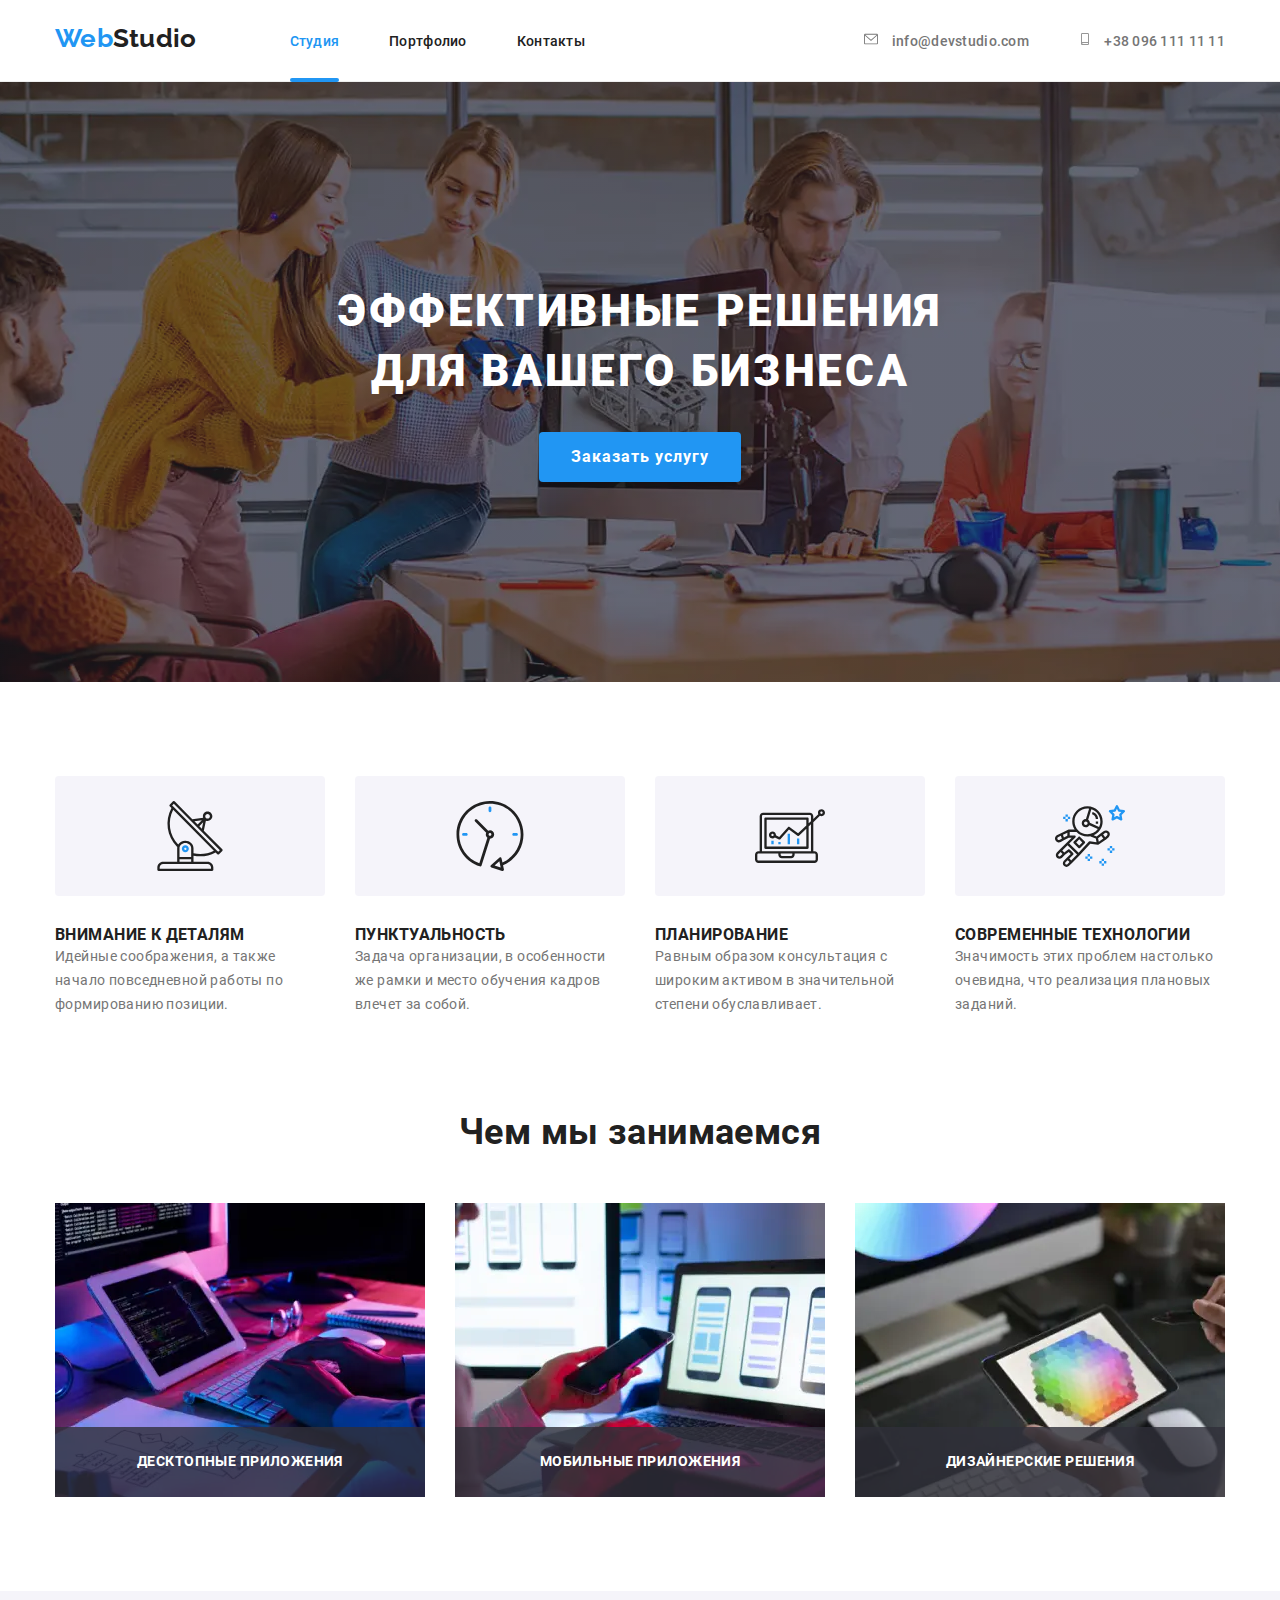
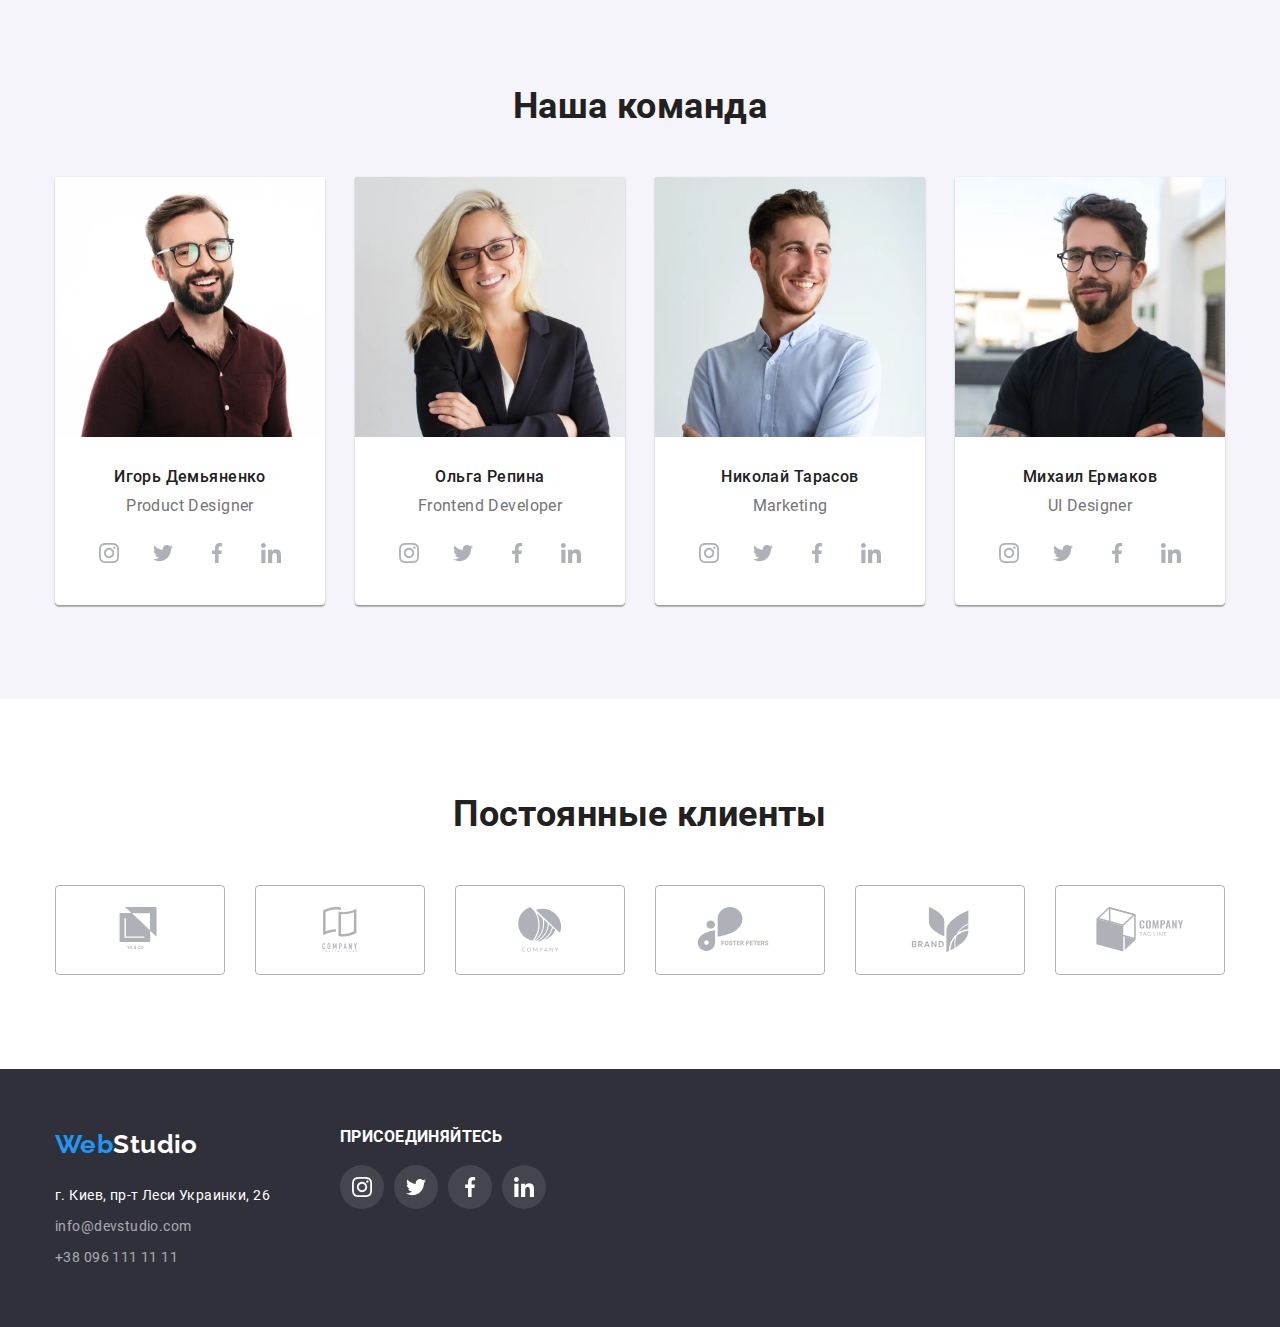
<file: index.html>
<!DOCTYPE html>
<html lang="ru">
<head>
    <meta charset="UTF-8">
    <meta name="viewport" content="width=device-width, initial-scale=1.0">
    <title>Студия</title>
    <link rel="stylesheet" href="./css/normalize.css">
    <link rel="stylesheet" href="./css/style.css">
</head>

<body>
    <header class="header">
        <div class="container head-box">
            <nav class="nav-bar">
                <a class="logo" href="./index.html"> Web<span class="logo logo-type1">Studio</span></a>
                <ul class="nav">
                    <li class="list-item"> <a class="link current" href="./index.html">Студия</a></li>
                    <li class="list-item"> <a class="link" href="./portfolio.html">Портфолио</a> </li>
                    <li class="list-item"> <a class="link" href="#contacts">Контакты</a></li>
                </ul>
            </nav>
            <ul class="header-contacts">
                <li class="list-item"> 
                    <a class="link" href="mailto:info@devstudio.com">
                        <svg class="mail-icon">
                        <use href="./images/icon/sprite/symbol-defs.svg#mail"></use>
                        </svg>
                    info@devstudio.com </a>
                </li>
                <li class="list-item">
                    <a class="link" href="tel:+380961111111">
                        <svg class="tel-icon">
                            <use href="./images/icon/sprite/symbol-defs.svg#phone"></use>
                        </svg>
                    +38 096 111 11 11 </a>
                </li>
            </ul>            
        </div>
    </header>

    <main>
        <!--hero-->
        <section class="hero-section">
            <div class="container hero">
               <h1 class="hero-title">Эффективные решения для вашего бизнеса</h1>
               <button class="order-button" type="button" data-modal-open>Заказать услугу</button>
            </div>
        </section>

        <!--advantages-->
        <section>
            <div class="container">
            <h2 class="visually-hidden">Наши преимущества</h2>
            <ul class="advantages">
                <li class="list-item">
                    <h3>Внимание к деталям</h3>
                    <p>Идейные соображения, а также начало повседневной работы по формированию позиции.</p>
                </li>
                <li class="list-item">
                    <h3>Пунктуальность</h3>
                    <p>Задача организации, в особенности же рамки и место обучения кадров влечет за собой.</p>
                </li>
                <li class="list-item">
                    <h3>Планирование</h3>
                    <p>Равным образом консультация с широким активом в значительной степени обуславливает.</p>
                </li>
                <li class="list-item">
                    <h3>Современные технологии</h3>
                    <p>Значимость этих проблем настолько очевидна, что реализация плановых заданий.</p>
                </li>
            </ul>
            </div>
        </section>

        <!--what are we doing-->
        <section class="manufacture">
            <div class="container">
            <h2 class="container-title">Чем мы занимаемся</h2>
            <ul class="manufacture-list">
                <li class="list-item">
                    <div class="manufacture-card">
                    <img src="./images/img1.webp" alt="Десктопные приложения">
                    <div class="manufacture-overlay">
                        <p>Десктопные приложения</p>
                    </div>
                    </div>
                </li>
                <li class="list-item">
                    <div class="manufacture-card">
                    <img src="./images/img2.webp" alt="Мобильные приложения">
                    <div class="manufacture-overlay">
                        <p>Мобильные приложения</p>
                    </div>
                    </div>
                </li>
                <li class="list-item">
                    <div class="manufacture-card">
                    <img src="./images/img3.webp" alt="Дизайнерские решения">
                    <div class="manufacture-overlay">
                        <p>Дизайнерские решения</p>
                    </div>
                    </div>
                </li>
            </ul>
            </div>
        </section>

        <!--our team-->
        <section class="team">
            <div class="container">
                <h2 class="container-title">Наша команда</h2>
                <ul class="team-list">
                    <li class="list-item card">
                        <img src="./images/team/igor-demianenko.webp" alt="igor-demianenko-photo">
                        <h3>Игорь Демьяненко</h3>
                        <p lang="en">Product Designer</p>
                        <ul class="social-links-list">
                            <li class="list-item">
                                <a class="social-link" href="https://www.instagram.com" target="_blank" rel="noopener noreferer">
                                <svg class="social-link-icon">
                                    <use href="./images/icon/sprite/symbol-defs.svg#instagram"></use>
                                </svg>
                                </a>
                            </li>
                            <li class="list-item">
                                <a class="social-link" href="https://twitter.com" target="_blank" rel="noopener noreferer">
                                <svg class="social-link-icon">
                                    <use href="./images/icon/sprite/symbol-defs.svg#twitter"></use>
                                </svg>
                                </a>
                            </li>
                            <li class="list-item">
                                <a class="social-link" href="https://www.facebook.com" target="_blank" rel="noopener noreferer">
                                <svg class="social-link-icon">
                                    <use href="./images/icon/sprite/symbol-defs.svg#facebook"></use>
                                </svg>
                                </a>
                            </li>
                            <li class="list-item">
                                <a class="social-link" href="https://www.linkedin.com" target="_blank" rel="noopener noreferer">
                                <svg class="social-link-icon">
                                    <use href="./images/icon/sprite/symbol-defs.svg#linkedin"></use>
                                </svg>
                                </a>
                            </li>
                        </ul>
                    </li>
                    <li class="list-item card">
                        <img src="./images/team/olga-repina.webp" alt="olga-repina-photo">
                        <h3>Ольга Репина</h3>
                        <p lang="en">Frontend Developer</p>
                        <ul class="social-links-list">
                            <li class="list-item">
                                <a class="social-link" href="https://www.instagram.com" target="_blank" rel="noopener noreferer">
                                <svg class="social-link-icon">
                                    <use href="./images/icon/sprite/symbol-defs.svg#instagram"></use>
                                </svg>
                                </a>
                            </li>
                            <li class="list-item">
                                <a class="social-link" href="https://twitter.com" target="_blank" rel="noopener noreferer">
                                <svg class="social-link-icon">
                                    <use href="./images/icon/sprite/symbol-defs.svg#twitter"></use>
                                </svg>
                                </a>
                            </li>
                            <li class="list-item">
                                <a class="social-link" href="https://www.facebook.com" target="_blank" rel="noopener noreferer">
                                <svg class="social-link-icon">
                                    <use href="./images/icon/sprite/symbol-defs.svg#facebook"></use>
                                </svg>
                                </a>
                            </li>
                            <li class="list-item">
                                <a class="social-link" href="https://www.linkedin.com" target="_blank" rel="noopener noreferer">
                                <svg class="social-link-icon">
                                    <use href="./images/icon/sprite/symbol-defs.svg#linkedin"></use>
                                </svg>
                                </a>
                            </li>
                        </ul>
                    </li>
                    <li class="list-item card">
                        <img src="./images/team/nikolai-tarasov.webp" alt="nikolai-tarasov-photo">
                        <h3 >Николай Тарасов</h3>
                        <p lang="en">Marketing</p>
                        <ul class="social-links-list">
                            <li class="list-item">
                                <a class="social-link" href="https://www.instagram.com" target="_blank" rel="noopener noreferer">
                                <svg class="social-link-icon">
                                    <use href="./images/icon/sprite/symbol-defs.svg#instagram"></use>
                                </svg>
                                </a>
                            </li>
                            <li class="list-item">
                                <a class="social-link" href="https://twitter.com" target="_blank" rel="noopener noreferer">
                                <svg class="social-link-icon">
                                    <use href="./images/icon/sprite/symbol-defs.svg#twitter"></use>
                                </svg>
                                </a>
                            </li>
                            <li class="list-item">
                                <a class="social-link" href="https://www.facebook.com" target="_blank" rel="noopener noreferer">
                                <svg class="social-link-icon">
                                    <use href="./images/icon/sprite/symbol-defs.svg#facebook"></use>
                                </svg>
                                </a>
                            </li>
                            <li class="list-item">
                                <a class="social-link" href="https://www.linkedin.com" target="_blank" rel="noopener noreferer">
                                <svg class="social-link-icon">
                                    <use href="./images/icon/sprite/symbol-defs.svg#linkedin"></use>
                                </svg>
                                </a>
                            </li>
                        </ul>
                    </li>
                    <li class="list-item card">
                        <img src="./images/team/michail-ermakov.webp" alt="michail-ermakov-photo">
                        <h3>Михаил Ермаков</h3>
                        <p lang="en">UI Designer</p>
                        <ul class="social-links-list">
                            <li class="list-item">
                                <a class="social-link" href="https://www.instagram.com" target="_blank" rel="noopener noreferer">
                                <svg class="social-link-icon">
                                    <use href="./images/icon/sprite/symbol-defs.svg#instagram"></use>
                                </svg>
                                </a>
                            </li>
                            <li class="list-item">
                                <a class="social-link" href="https://twitter.com" target="_blank" rel="noopener noreferer">
                                <svg class="social-link-icon">
                                    <use href="./images/icon/sprite/symbol-defs.svg#twitter"></use>
                                </svg>
                                </a>
                            </li>
                            <li class="list-item">
                                <a class="social-link" href="https://www.facebook.com" target="_blank" rel="noopener noreferer">
                                <svg class="social-link-icon">
                                    <use href="./images/icon/sprite/symbol-defs.svg#facebook"></use>
                                </svg>
                                </a>
                            </li>
                            <li class="list-item">
                                <a class="social-link" href="https://www.linkedin.com" target="_blank" rel="noopener noreferer">
                                <svg class="social-link-icon">
                                    <use href="./images/icon/sprite/symbol-defs.svg#linkedin"></use>
                                </svg>
                                </a>
                            </li>
                        </ul>
                    </li>
                </ul>
            </div>
        </section>

        <section class="clients">
            <div class="container">
                <h2 class="container-title">Постоянные клиенты</h2>
                <ul class="clients-list">
                    <li class="list-item">
                        <a class="client-site" href=""> <svg class="client-item">
                            <use href="./images/icon/sprite/symbol-defs.svg#client-logo1"></use>
                        </svg> </a>
                    </li>
                    <li class="list-item">
                        <a class="client-site" href=""> <svg class="client-item">
                            <use href="./images/icon/sprite/symbol-defs.svg#client-logo2"></use>
                        </svg> </a>
                    </li>
                    <li class="list-item">
                        <a class="client-site" href=""> <svg class="client-item">
                            <use href="./images/icon/sprite/symbol-defs.svg#client-logo3"></use>
                        </svg> </a>
                    </li>
                    <li class="list-item">
                        <a class="client-site" href=""> <svg class="client-item">
                            <use href="./images/icon/sprite/symbol-defs.svg#client-logo4"></use>
                        </svg> </a>
                    </li>
                    <li class="list-item">
                        <a class="client-site" href=""> <svg class="client-item">
                            <use href="./images/icon/sprite/symbol-defs.svg#client-logo5"></use>
                        </svg> </a>
                    </li>
                    <li class="list-item">
                        <a class="client-site" href=""> <svg class="client-item">
                            <use href="./images/icon/sprite/symbol-defs.svg#client-logo6"></use>
                        </svg> </a>
                    </li>
                </ul>
            </div>
        </section>
    </main>

    <footer class="footer">
        <div class="container">
            <div class="footer-info">
            <div>
            <a class="logo" href="./index.html"> Web<span class="logo logo-type2" >Studio</span></a>
            <address>
                <a id="contacts"></a>
            <ul>
                <li class="list-item"> <a class="link adress-link" href="https://goo.gl/maps/uhBSgBrvWPNM5FkW8" target="_blank" rel="noopener noreferer"> г. Киев, пр-т Леси Украинки, 26 </a> </li>
                <li class="list-item"> <a class="link footer-contacts" href="mailto:info@devstudio.com"> info@devstudio.com </a> </li>
                <li class="list-item"> <a class="link footer-contacts" href="tel:+380961111111"> +38 096 111 11 11 </a> </li>
            </ul>
            </address>
            </div>
            <div>
            <h3>Присоединяйтесь</h3>
            <ul class="social-links-list">
                <li class="list-item">
                    <a class="social-link" href="https://www.instagram.com" target="_blank" rel="noopener noreferer">
                        <svg class="social-link-icon">
                            <use href="./images/icon/sprite/symbol-defs.svg#instagram"></use>
                        </svg>
                    </a>
                </li>
                <li class="list-item">
                    <a class="social-link" href="https://twitter.com" target="_blank" rel="noopener noreferer">
                        <svg class="social-link-icon">
                            <use href="./images/icon/sprite/symbol-defs.svg#twitter"></use>
                        </svg>
                    </a>
                </li>
                <li class="list-item">
                    <a class="social-link" href="https://www.facebook.com" target="_blank" rel="noopener noreferer">
                        <svg class="social-link-icon">
                            <use href="./images/icon/sprite/symbol-defs.svg#facebook"></use>
                        </svg>
                    </a>
                </li>
                <li class="list-item">
                    <a class="social-link" href="https://www.linkedin.com" target="_blank" rel="noopener noreferer">
                        <svg class="social-link-icon">
                            <use href="./images/icon/sprite/symbol-defs.svg#linkedin"></use>
                        </svg>
                    </a>
                </li>
            </ul>
            </div>
            </div>
        </div>
    </footer>

    <div class="backdrop is-hidden" data-modal>
        <div class="modal">
            <button class="close-btn" data-modal-close>
                <svg class="close-btn-icon">
                    <use href="./images/icon/sprite/symbol-defs.svg#close-mobile"></use>
                </svg>
            </button>
        </div>
    </div>
    <script src="./js/modal.js"></script>
</body>
</html>
</file>
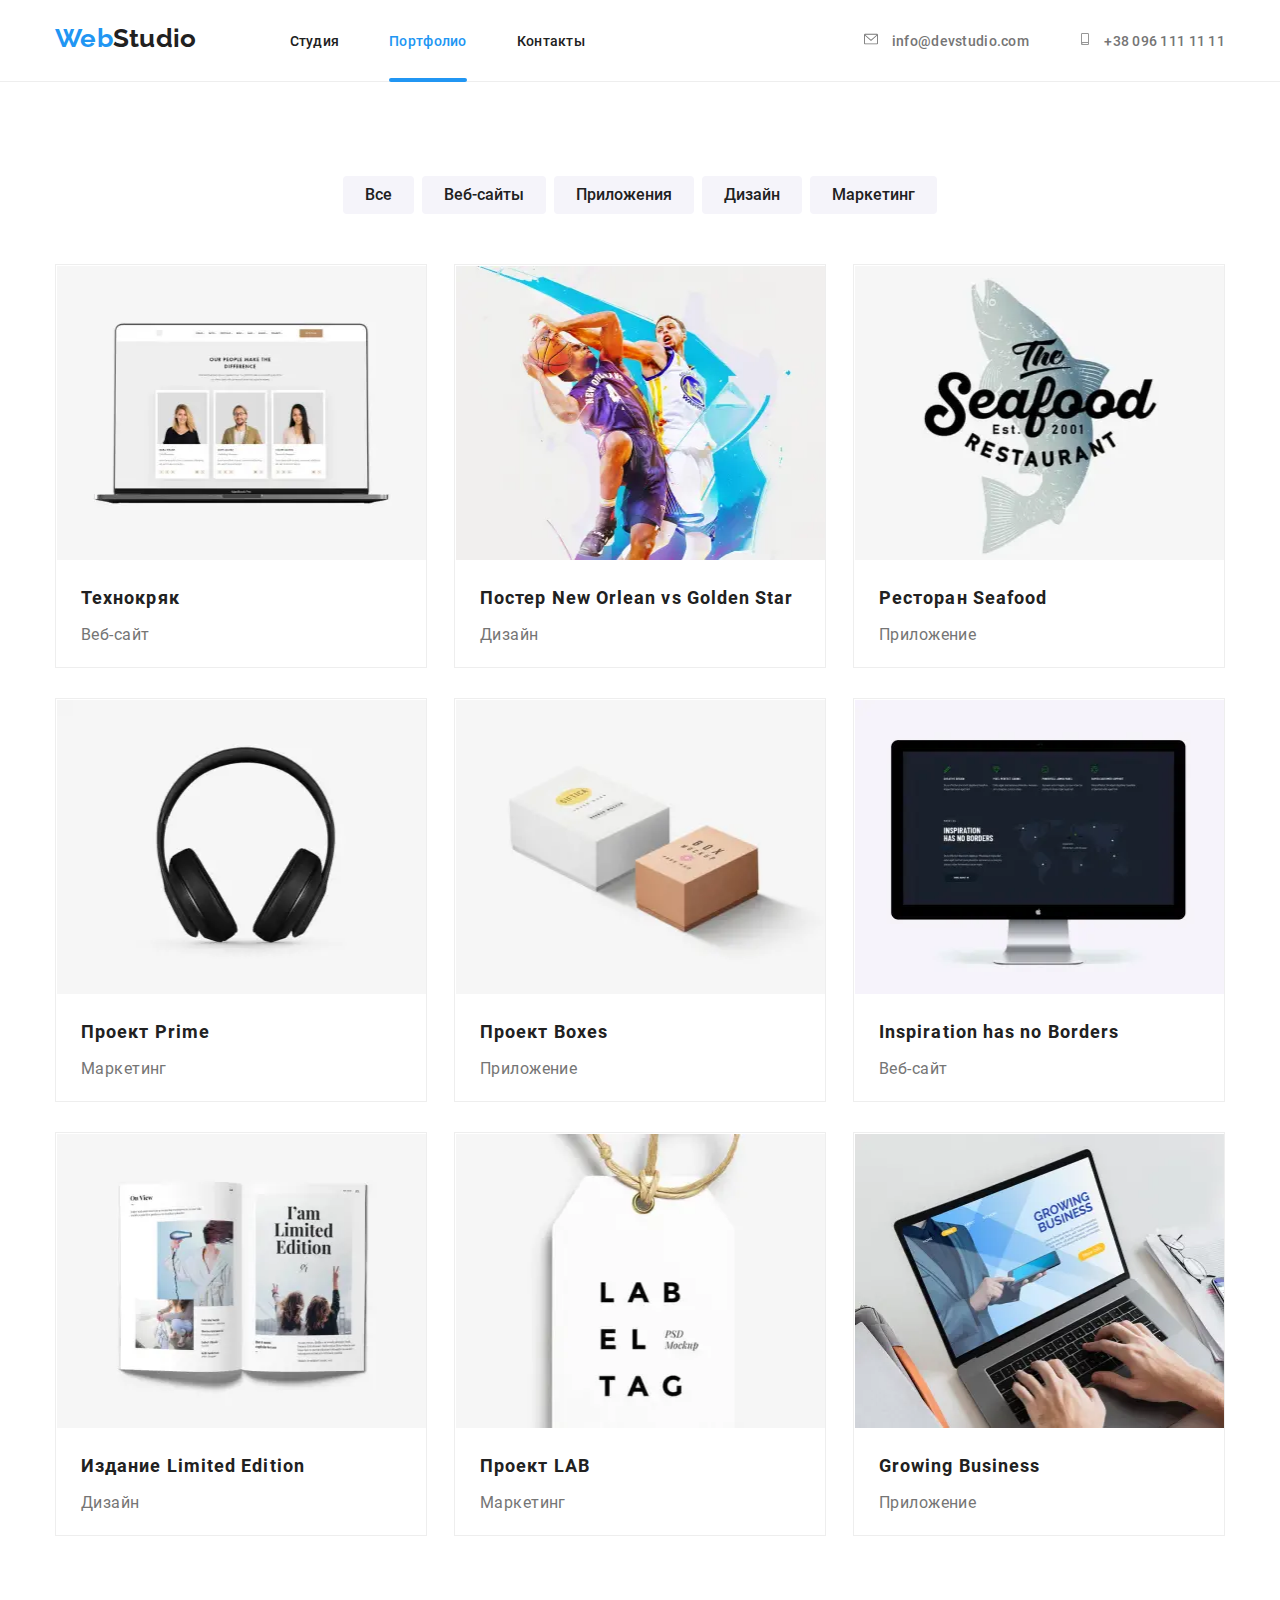
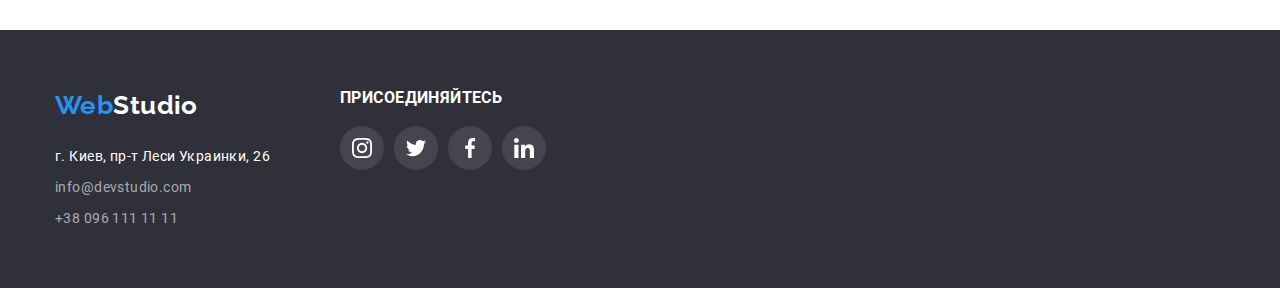
<file: portfolio.html>
<!DOCTYPE html>
<html lang="ru">
<head>
    <meta charset="UTF-8">
    <meta name="viewport" content="width=device-width, initial-scale=1.0">
    <title>Портфолио</title>
    <link rel="stylesheet" href="./css/normalize.css">
    <link rel="stylesheet" href="./css/style.css">

</head>

<body>
    <header class="header">
        <div class="container head-box">
            <nav class="nav-bar">
                <a class="logo" href="./index.html"> Web<span class="logo logo-type1">Studio</span></a>
                <ul class="nav">
                    <li class="list-item"> <a class="link" href="./index.html">Студия</a></li>
                    <li class="list-item"> <a class="link current" href="./portfolio.html">Портфолио</a> </li>
                    <li class="list-item"> <a class="link" href="#contacts">Контакты</a></li>
                </ul>
            </nav>
            <ul class="header-contacts">
                <li class="list-item">
                    <a class="link" href="mailto:info@devstudio.com">
                        <svg class="mail-icon">
                            <use href="./images/icon/sprite/symbol-defs.svg#mail"></use>
                        </svg>
                        info@devstudio.com </a>
                </li>
                <li class="list-item">
                    <a class="link" href="tel:+380961111111">
                        <svg class="tel-icon">
                            <use href="./images/icon/sprite/symbol-defs.svg#phone"></use>
                        </svg>
                        +38 096 111 11 11 </a>
                </li>
            </ul>
        </div>
    </header>

    <main>

 <!--filter container-->
    <section class="portfolio">
        <div class="container">
        <ul class="filter-btn-list">
            <li class="list-item">
                <button class="filter-button" type="button">Все</button>
            </li>
            <li class="list-item">
                <button class="filter-button" type="button">Веб-сайты</button>
            </li>
            <li class="list-item">
                <button class="filter-button" type="button">Приложения</button>
            </li>
            <li class="list-item">
                <button class="filter-button" type="button">Дизайн</button>
            </li>
            <li class="list-item">
                <button class="filter-button" type="button">Маркетинг</button>
            </li>
        </ul>
        </div>

 <!--portfolio-container-->   
        <div class="container">
            <h2 class="visually-hidden">Портфолио</h2>
            <ul class="portfolio-list">
                <li class="list-item portfolio-item">
                    <a href="" class="portfolio-link" target="_blank" rel="noopener noreferer">
                    <div class="portfolio-prewiew">
                    <img src="./images/portfolio-items/technocrack.webp" alt="technocrack-site-preview">
                        <div class="portfolio-overlay">
                            <p class="overlay-description">Технокряк это современная площадка распространения коронавируса. Компании используют
                                эту платформу для цифрового
                                шпионажа и атак на защищённые сервера конкурентов.
                            </p>
                        </div>
                    </div>
                    <div class="portfolio-prewiew-description">
                    <h3>Технокряк</h3>
                    <p class="portfolio-link-description">Веб-сайт</p>
                    </div>
                    </a>
                </li>

                <li class="list-item portfolio-item">
                    <a href="" class="portfolio-link" target="_blank" rel="noopener noreferer">
                    <div class="portfolio-prewiew">
                    <img src="./images/portfolio-items/poster-new-orlean-golden-star.webp" alt="poster-new-orlean-golden-star-design-preview">
                    <div class="portfolio-overlay">
                    <p class="overlay-description">Технокряк это современная площадка распространения коронавируса. Компании используют
                        эту платформу для цифрового
                        шпионажа и атак на защищённые сервера конкурентов.
                    </p>
                    </div>
                    </div>
                    <div class="portfolio-prewiew-description">
                    <h3>Постер <span lang="en">New Orlean vs Golden Star</span></h3>
                    <p class="portfolio-link-description">Дизайн</p>
                    </div>
                    </a>
                </li>

                <li class="list-item portfolio-item">
                    <a href="" class="portfolio-link" target="_blank" rel="noopener noreferer">
                    <div class="portfolio-prewiew">
                    <img src="./images/portfolio-items/seafood-app.webp" alt="seafood-app-preview">
                    <div class="portfolio-overlay">
                        <p class="overlay-description">Технокряк это современная площадка распространения коронавируса. Компании используют
                            эту платформу для цифрового
                            шпионажа и атак на защищённые сервера конкурентов.
                        </p>
                    </div>
                    </div>
                    <div class="portfolio-prewiew-description">
                    <h3>Ресторан <span lang="en">Seafood</span></h3>
                    <p class="portfolio-link-description">Приложение</p>
                    </div>
                    </a>
                </li>

                <li class="list-item portfolio-item">
                    <a href="" class="portfolio-link" target="_blank" rel="noopener noreferer">
                    <div class="portfolio-prewiew">
                    <img src="./images/portfolio-items/prime-project.webp" alt="prime-project-preview">
                    <div class="portfolio-overlay">
                        <p class="overlay-description">Технокряк это современная площадка распространения коронавируса. Компании используют
                            эту платформу для цифрового
                            шпионажа и атак на защищённые сервера конкурентов.
                        </p>
                    </div>
                    </div>
                    <div class="portfolio-prewiew-description">
                    <h3>Проект <span lang="en">Prime</span></h3>
                    <p class="portfolio-link-description">Маркетинг</p>
                    </div>
                    </a>
                </li>

                <li class="list-item portfolio-item">
                    <a href="" class="portfolio-link" target="_blank" rel="noopener noreferer">
                    <div class="portfolio-prewiew">
                    <img src="./images/portfolio-items/boxes-app.webp" alt="boxes-app-preview">
                    <div class="portfolio-overlay">
                        <p class="overlay-description">Технокряк это современная площадка распространения коронавируса. Компании используют
                            эту платформу для цифрового
                            шпионажа и атак на защищённые сервера конкурентов.
                        </p>
                    </div>
                    </div>
                    <div class="portfolio-prewiew-description">
                    <h3>Проект <span lang="en">Boxes</span></h3>
                    <p class="portfolio-link-description">Приложение</p>
                    </div>
                    </a>
                </li>

                <li class="list-item portfolio-item">
                    <a href="" class="portfolio-link" target="_blank" rel="noopener noreferer">
                    <div class="portfolio-prewiew">
                    <img src="./images/portfolio-items/inspiration-site.webp" alt="inspiration-site-preview">
                    <div class="portfolio-overlay">
                        <p class="overlay-description">Технокряк это современная площадка распространения коронавируса. Компании используют
                            эту платформу для цифрового
                            шпионажа и атак на защищённые сервера конкурентов.
                        </p>
                    </div>
                    </div>
                    <div class="portfolio-prewiew-description">
                    <h3 lang="en">Inspiration has no Borders</h3>
                    <p class="portfolio-link-description">Веб-сайт</p>
                    </div>
                    </a>
                </li>

                <li class="list-item portfolio-item">
                    <a href="" class="portfolio-link" target="_blank" rel="noopener noreferer">
                    <div class="portfolio-prewiew">
                    <img src="./images/portfolio-items/limited-edition.webp" alt="limited-edition-preview">
                    <div class="portfolio-overlay">
                        <p class="overlay-description">Технокряк это современная площадка распространения коронавируса. Компании используют
                            эту платформу для цифрового
                            шпионажа и атак на защищённые сервера конкурентов.
                        </p>
                    </div>
                    </div>
                    <div class="portfolio-prewiew-description">
                    <h3>Издание <span lang="en">Limited Edition</span></h3>
                    <p class="portfolio-link-description">Дизайн</p>
                    </div>
                    </a>
                </li>

                <li class="list-item portfolio-item">
                    <a href="" class="portfolio-link" target="_blank" rel="noopener noreferer">
                    <div class="portfolio-prewiew">
                    <img src="./images/portfolio-items/lab-project.webp" alt="lab-project-preview">
                    <div class="portfolio-overlay">
                        <p class="overlay-description">Технокряк это современная площадка распространения коронавируса. Компании используют
                            эту платформу для цифрового шпионажа и атак на защищённые сервера конкурентов.
                        </p>
                    </div>
                    </div>
                    <div class="portfolio-prewiew-description">
                    <h3>Проект <span lang="en">LAB</span></h3>
                    <p class="portfolio-link-description">Маркетинг</p>
                    </div>
                    </a>
                </li>

                <li class="list-item portfolio-item">
                    <a href="" class="portfolio-link" target="_blank" rel="noopener noreferer">
                    <div class="portfolio-prewiew">
                    <img src="./images/portfolio-items/growing-business-app.webp" alt="growing-business-app-preview">
                    <div class="portfolio-overlay">
                        <p class="overlay-description">Технокряк это современная площадка распространения коронавируса. Компании используют
                            эту платформу для цифрового шпионажа и атак на защищённые сервера конкурентов.
                        </p>
                    </div>
                    </div>
                    <div class="portfolio-prewiew-description">
                    <h3 lang="en">Growing Business</h3>
                    <p class="portfolio-link-description">Приложение</p>
                    </div>
                    </a>
                </li>
            </ul>
        </div>

        </section>

    </main>

    <footer class="footer">
        <div class="container">
            <div class="footer-info">
                <div>
                    <a class="logo" href="./index.html"> Web<span class="logo logo-type2">Studio</span></a>
                    <address>
                        <a id="contacts"></a>
                        <ul>
                            <li class="list-item"> <a class="link adress-link" href="https://goo.gl/maps/uhBSgBrvWPNM5FkW8"
                                    target="_blank" rel="noopener noreferer"> г. Киев, пр-т Леси Украинки, 26 </a> </li>
                            <li class="list-item"> <a class="link footer-contacts" href="mailto:info@devstudio.com">
                                    info@devstudio.com </a> </li>
                            <li class="list-item"> <a class="link footer-contacts" href="tel:+380961111111"> +38 096 111 11
                                    11 </a> </li>
                        </ul>
                    </address>
                </div>
                <div>
                    <h3>Присоединяйтесь</h3>
                    <ul class="social-links-list">
                        <li class="list-item">
                            <a class="social-link" href="https://www.instagram.com" target="_blank" rel="noopener noreferer">
                                <svg class="social-link-icon">
                                    <use href="./images/icon/sprite/symbol-defs.svg#instagram"></use>
                                </svg>
                            </a>
                        </li>
                        <li class="list-item">
                            <a class="social-link" href="https://twitter.com" target="_blank" rel="noopener noreferer">
                                <svg class="social-link-icon">
                                    <use href="./images/icon/sprite/symbol-defs.svg#twitter"></use>
                                </svg>
                            </a>
                        </li>
                        <li class="list-item">
                            <a class="social-link" href="https://www.facebook.com" target="_blank" rel="noopener noreferer">
                                <svg class="social-link-icon">
                                    <use href="./images/icon/sprite/symbol-defs.svg#facebook"></use>
                                </svg>
                            </a>
                        </li>
                        <li class="list-item">
                            <a class="social-link" href="https://www.linkedin.com" target="_blank" rel="noopener noreferer">
                                <svg class="social-link-icon">
                                    <use href="./images/icon/sprite/symbol-defs.svg#linkedin"></use>
                                </svg>
                            </a>
                        </li>
                    </ul>
                </div>
            </div>
        </div>
    </footer>


</body>
</html>
</file>
<file: css/style.css>
html {
  box-sizing: border-box;
}
*,
*::before,
*::after {
  box-sizing: inherit;
  text-decoration: none;
  margin: 0;
  padding: 0;
}

body {
  background: var(--white);
  color: var(--text-grey);
  font-family: "Roboto", sans-serif;
  font-weight: 400;
  font-style: normal;
  font-size: 14px;
  letter-spacing: 0.03em;
}

img {
  display: block;
  max-width: 100%;
  height: auto;
}

/* raleway-700 - latin */
@font-face {
  font-family: "Raleway";
  font-style: normal;
  font-weight: 700;
  src: url("../fonts/raleway/raleway-v18-latin-700.eot");
  src: local(""),
    url("../fonts/raleway/raleway-v18-latin-700.eot?#iefix")
      format("embedded-opentype"),
    url("../fonts/raleway/raleway-v18-latin-700.woff2") format("woff2"),
    url("../fonts/raleway/raleway-v18-latin-700.woff") format("woff"),
    url("../fonts/raleway/raleway-v18-latin-700.ttf") format("truetype"),
    url("../fonts/raleway/raleway-v18-latin-700.svg#Raleway") format("svg");
}

/* roboto-regular - latin_cyrillic */
@font-face {
  font-family: "Roboto";
  font-style: normal;
  font-weight: 400;
  src: url("../fonts/roboto/roboto-v20-latin_cyrillic-regular.eot");
  src: local("Roboto"), local("Roboto-Regular"),
    url("../fonts/roboto/roboto-v20-latin_cyrillic-regular.eot?#iefix")
      format("embedded-opentype"),
    url("../fonts/roboto/roboto-v20-latin_cyrillic-regular.woff2")
      format("woff2"),
    url("../fonts/roboto/roboto-v20-latin_cyrillic-regular.woff") format("woff"),
    url("../fonts/roboto/roboto-v20-latin_cyrillic-regular.ttf")
      format("truetype"),
    url("../fonts/roboto/roboto-v20-latin_cyrillic-regular.svg#Roboto")
      format("svg");
}
/* roboto-500 - latin_cyrillic */
@font-face {
  font-family: "Roboto";
  font-style: normal;
  font-weight: 500;
  src: url("../fonts/roboto/roboto-v20-latin_cyrillic-500.eot");
  src: local("Roboto Medium"), local("Roboto-Medium"),
    url("../fonts/roboto/roboto-v20-latin_cyrillic-500.eot?#iefix")
      format("embedded-opentype"),
    url("../fonts/roboto/roboto-v20-latin_cyrillic-500.woff2") format("woff2"),
    url("../fonts/roboto/roboto-v20-latin_cyrillic-500.woff") format("woff"),
    url("../fonts/roboto/roboto-v20-latin_cyrillic-500.ttf") format("truetype"),
    url("../fonts/roboto/roboto-v20-latin_cyrillic-500.svg#Roboto")
      format("svg");
}
/* roboto-700 - latin_cyrillic */
@font-face {
  font-family: "Roboto";
  font-style: normal;
  font-weight: 700;
  src: url("../fonts/roboto/roboto-v20-latin_cyrillic-700.eot");
  src: local("Roboto Bold"), local("Roboto-Bold"),
    url("../fonts/roboto/roboto-v20-latin_cyrillic-700.eot?#iefix")
      format("embedded-opentype"),
    url("../fonts/roboto/roboto-v20-latin_cyrillic-700.woff2") format("woff2"),
    url("../fonts/roboto/roboto-v20-latin_cyrillic-700.woff") format("woff"),
    url("../fonts/roboto/roboto-v20-latin_cyrillic-700.ttf") format("truetype"),
    url("../fonts/roboto/roboto-v20-latin_cyrillic-700.svg#Roboto")
      format("svg");
}
/* roboto-900 - latin_cyrillic */
@font-face {
  font-family: "Roboto";
  font-style: normal;
  font-weight: 900;
  src: url("../fonts/roboto/roboto-v20-latin_cyrillic-900.eot");
  src: local("Roboto Black"), local("Roboto-Black"),
    url("../fonts/roboto/roboto-v20-latin_cyrillic-900.eot?#iefix")
      format("embedded-opentype"),
    url("../fonts/roboto/roboto-v20-latin_cyrillic-900.woff2") format("woff2"),
    url("../fonts/roboto/roboto-v20-latin_cyrillic-900.woff") format("woff"),
    url("../fonts/roboto/roboto-v20-latin_cyrillic-900.ttf") format("truetype"),
    url("../fonts/roboto/roboto-v20-latin_cyrillic-900.svg#Roboto")
      format("svg");
}

:root {
  --title-black: #212121;
  --text-grey: #757575;
  --bg-main: #e5e5e5;
  --white: #ffffff;
  --bg-grey: #f5f4fa;
  --bg-dark: #2f303a;
  --hover: #2196f3;
  --contacts-footer: rgba(255, 255, 255, 0.6);
  --social-links: #afb1b8;
  --borders: #eeeeee;
}

.container {
  width: 1200px;
  padding: 0px 15px;
  margin-left: auto;
  margin-right: auto;
}

.list-item {
  list-style: none;
}
.visually-hidden {
  position: absolute !important;
  clip: rect(1px 1px 1px 1px);
  clip: rect(1px, 1px, 1px, 1px);
  padding: 0 !important;
  border: 0 !important;
  height: 1px !important;
  width: 1px !important;
  overflow: hidden;
}

/*styles for header*/
.header {
  background-color: var(--white);
  font-weight: 500;
  line-height: 16px;
  letter-spacing: 0.02em;
  border-bottom: 1px solid var(--borders);
}

/*styles for logo*/
.logo {
  display: inline-block;
  height: 35px;
  font-family: Raleway;
  font-weight: 700;
  font-size: 26px;
  line-height: 31px;
  color: var(--hover);
}
.logo-type1 {
  color: var(--title-black);
}
.logo-type2 {
  color: var(--white);
}

/*styles for navigation links*/
.head-box {
  display: flex;
  justify-content: space-between;
}
.nav {
  margin-left: 93px;
}
.nav-bar,
.nav,
.header-contacts {
  display: flex;
  align-items: center;
  justify-content: center;
}
.header .link {
  display: block;
  padding: 32px 0px;
}
.nav .link {
  position: relative;
  color: var(--title-black);

  transition-property: color;
  transition-duration: 250ms;
  transition-timing-function: linear;
}
.header-contacts a {
  color: var(--text-grey);

  transition-property: color;
  transition-duration: 250ms;
  transition-timing-function: linear;
}
.header .list-item:not(:first-child) {
  margin-left: 50px;
}
.header .current {
  color: var(--hover);
}
.current::after {
  content: "";
  display: block;
  position: absolute;
  bottom: -1px;
  left: 0;
  height: 4px;
  width: 100%;
  background-color: var(--hover);
  border-radius: 2px;
}

.mail-icon,
.tel-icon {
  fill: currentColor;
  margin-right: 10px;
}
.mail-icon {
  width: 16px;
  height: 14px;
}
.tel-icon {
  width: 12px;
  height: 14px;
}

/*styles for hero-section*/
.hero-section {
  background: var(--bg-dark);
  background-image: linear-gradient(
      90deg,
      rgba(47, 48, 58, 0.4),
      rgba(47, 48, 58, 0.4)
    ),
    url(../images/hero-bg.webp);
  background-repeat: no-repeat;
  background-position: center;
  background-size: auto;
}
.hero {
  min-height: 600px;
  display: flex;
  flex-direction: column;
  align-items: center;
  justify-content: center;
}
.hero-title {
  width: 696px;
  height: 120px;
  font-weight: 900;
  font-size: 44px;
  line-height: 1.36;
  text-align: center;
  letter-spacing: 0.06em;
  text-transform: uppercase;
  color: var(--white);
  margin-bottom: 30px;
}

/*styles for buttons and modals*/
.order-button {
  align-items: center;
  text-align: center;

  min-width: 200px;
  min-height: 50px;
  padding: 10px 32px;
  border: 0;
  border-radius: 4px;

  background-color: var(--hover);
  color: var(--white);
  box-shadow: 0px 4px 4px rgba(0, 0, 0, 0.15);
  font-weight: 700;
  font-size: 16px;
  line-height: 1.87;
  letter-spacing: 0.06em;

  transition-property: background-color color;
  transition-duration: 250ms;
  transition-timing-function: linear;
}
.filter-button {
  align-items: center;
  text-align: center;

  min-height: 38px;
  padding: 6px 22px;
  border: 0;
  border-radius: 4px;

  background-color: var(--bg-grey);
  color: var(--title-black);
  font-weight: 500;
  font-size: 16px;
  line-height: 1.62;

  transition-property: background-color color;
  transition-duration: 250ms;
  transition-timing-function: linear;
}
.filter-btn-list {
  display: flex;
  justify-content: center;
  margin-bottom: 50px;
}
.filter-btn-list .list-item:not(:first-child) {
  margin-left: 8px;
}
.close-btn {
  position: absolute;
  top: 8px;
  right: 8px;
  display: flex;
  justify-content: center;
  align-items: center;

  width: 30px;
  height: 30px;
  padding: 0;
  border-radius: 50%;
  border: 1px solid rgba(0, 0, 0, 0.1);
  background: var(--white);
}
.close-btn-icon {
  fill: var(--title-black);
  width: 25px;
  height: 25px;

  transition-property: fill;
  transition-duration: 250ms;
  transition-timing-function: linear;
}
.backdrop {
  position: fixed;
  top: 0;
  left: 0;
  width: 100%;
  height: 100%;
  background: rgba(0, 0, 0, 0.2);
}
.backdrop.is-hidden {
  opacity: 0;
  pointer-events: none;
}
.backdrop.is-hidden .modal {
  transform: translate(-50%, -50%) scale(0.5);
}

.modal {
  position: absolute;
  top: 50%;
  left: 50%;
  transform: translate(-50%, -50%) scale(1);

  width: 528px;
  height: 581px;

  background: var(--white);
  box-shadow: 0px 1px 3px rgba(0, 0, 0, 0.12), 0px 1px 1px rgba(0, 0, 0, 0.14),
    0px 2px 1px rgba(0, 0, 0, 0.2);
  border-radius: 4px;

  transition: transform 250ms cubic-bezier(0.4, 0, 0.2, 1);
}

/*styles for advantages section*/
.advantages h3 {
  width: 270px;
  font-weight: 700;
  line-height: 1.143;
  text-transform: uppercase;
  color: var(--title-black);
}
.advantages p {
  width: 270px;
  line-height: 1.71;
}
.advantages {
  display: flex;
  justify-content: space-between;
  padding: 94px 0px;
}
.advantages .list-item:not(:first-child) {
  margin-left: 30px;
}
.advantages .list-item::before {
  display: block;
  content: "";
  height: 120px;
  width: 270px;
  background-image: url(../images/icon/adv-bg.svg);
  background-position: center;
  background-repeat: no-repeat;
  background-color: var(--bg-grey);
  margin-bottom: 30px;
  border-radius: 4px;
}
.advantages .list-item {
  background-repeat: no-repeat;
  background-position: center;
}
.advantages .list-item:nth-child(1)::before {
  background-image: url(../images/icon/antenna.svg);
}
.advantages .list-item:nth-child(2)::before {
  background-image: url(../images/icon/clock.svg);
}
.advantages .list-item:nth-child(3)::before {
  background-image: url(../images/icon/diagram.svg);
}
.advantages .list-item:nth-child(4)::before {
  background-image: url(../images/icon/astronaut.svg);
}

/*styles for what-are-we-doing section*/
.manufacture-list {
  display: flex;
  /*flex-wrap: wrap;*/
  justify-content: space-between;
  margin-bottom: 94px;
}
.manufacture .list-item:not(:first-child) {
  margin-left: 30px;
}
.manufacture-card {
  position: relative;
  width: 370px;
  height: 294px;
}
.manufacture-overlay {
  position: absolute;
  bottom: 0;
  height: 70px;
  width: 100%;
  display: flex;
  justify-content: center;
  align-items: center;

  background: rgba(47, 48, 58, 0.8);
  font-weight: 700;
  text-transform: uppercase;

  color: var(--white);
}
.container-title {
  display: flex;
  justify-content: center;
  height: 42px;
  font-weight: 700;
  font-size: 36px;
  line-height: 1.167;
  color: var(--title-black);
  margin-bottom: 50px;
}

/*styles for team section*/
.team {
  background: var(--bg-grey);
  padding: 94px 0px;
}
.team-list {
  display: flex;
  justify-content: space-between;
  /*flex-wrap: wrap;*/
}
.team-list .card:not(:first-child) {
  margin-left: 30px;
}

.team h3 {
  height: 19px;
  font-weight: 500;
  font-size: 16px;
  line-height: 1.1875;
  text-align: center;
  color: var(--title-black);
}
.team img {
  width: 270px;
  height: 260px;
}
.team p {
  height: 19px;
  font-size: 16px;
  line-height: 1.1875;
  text-align: center;
  color: var(--text-grey);
  margin-bottom: 16px;
}
.card {
  width: 270px;
  background: var(--white);
  box-shadow: 0px 1px 3px rgba(0, 0, 0, 0.12), 0px 1px 1px rgba(0, 0, 0, 0.14),
    0px 2px 1px rgba(0, 0, 0, 0.2);
  border-radius: 0px 0px 4px 4px;
}
.card img {
  margin-bottom: 30px;
}
.card h3 {
  margin-bottom: 10px;
}
.social-links-list {
  display: flex;
  justify-content: center;
  margin-bottom: 30px;
}
.social-links-list .list-item:not(:first-child) {
  margin-left: 10px;
}
.social-link {
  display: flex;
  justify-content: center;
  align-items: center;
  width: 44px;
  height: 44px;
  padding: 12px;
  border-radius: 50%;
  background-color: var(--white);

  transition-property: background-color;
  transition-duration: 250ms;
  transition-timing-function: linear;
}
.social-link-icon {
  width: 20px;
  height: 20px;
  fill: var(--social-links);

  transition-property: fill;
  transition-duration: 100ms;
  transition-timing-function: linear;
}
.clients {
  padding: 94px 0px;
  background: var(--white);
}
.clients .list-item:not(:first-child) {
  margin-left: 30px;
}
.clients-list {
  display: flex;
  justify-content: center;
  align-items: center;
}
.client-site {
  display: flex;
  justify-content: center;
  align-items: center;
  width: 170px;
  height: 90px;
  border: 1px solid var(--social-links);
  box-sizing: border-box;
  border-radius: 4px;

  transition-property: border;
  transition-duration: 250ms;
  transition-timing-function: linear;
}
.client-item {
  max-height: 45px;
  max-width: 90px;
  fill: var(--social-links);

  transition-property: fill;
  transition-duration: 250ms;
  transition-timing-function: linear;
}

/*styles for portfolio-container*/
.portfolio-item h3 {
  height: 36px;
  font-weight: bold;
  font-size: 18px;
  line-height: 2;
  letter-spacing: 0.06em;
  color: var(--title-black);
  margin-bottom: 4px;
}
.portfolio-link-description {
  font-weight: 400;
  font-size: 16px;
  line-height: 1.87;
  color: var(--text-grey);
}
.portfolio-item img {
  width: 369px;
  height: 294px;
}
.portfolio-item {
  width: 372px;
  height: 404px;
  background: var(--white);
  border: 1px solid var(--borders);
  box-sizing: border-box;
  margin-bottom: 30px;
}
.portfolio-item:nth-last-child(-n + 3) {
  margin-bottom: 0;
}
.portfolio {
  padding: 94px 0px;
}
.portfolio-list {
  display: inline-flex;
  flex-wrap: wrap;
  justify-content: space-between;
}
.portfolio-link {
  display: inline-block;
  width: 370px;
  height: 404px;
  border: 1px solid transparent;

  transition-property: border;
  transition-duration: 250ms;
  transition-timing-function: linear;
}
.portfolio-prewiew {
  position: relative;
  width: 370px;
  height: 294px;
  overflow: hidden;
}
.portfolio-prewiew-description {
  width: 370px;
  height: 110px;
  padding: 20px 24px;
}
.portfolio-overlay {
  position: absolute;
  width: 100%;
  height: 100%;
  top: 0;
  transform: translateY(100%);
  padding: 63px 24px;
  background: rgba(33, 150, 243, 0.9);
  transition: transform 250ms cubic-bezier(0.4, 0, 0.2, 1);
}
.overlay-description {
  font-size: 18px;
  line-height: 1.56;
  color: var(--white);
}

/*styles for footer*/
.footer {
  background: var(--bg-dark);
  padding: 60px 0px 50px 0px;
}
.footer-info {
  display: flex;
}
.footer-info div:not(:first-child) {
  margin-left: 70px;
}
.footer .link {
  display: inline-block;
  font-style: normal;
  margin-bottom: 10px;
}
.adress-link {
  margin-top: 20px;
  color: var(--white);
}
.footer-contacts {
  color: var(--contacts-footer);
}
.footer-contacts,
.adress-link {
  height: 21px;
  line-height: 1.71;

  transition-property: color;
  transition-duration: 250ms;
  transition-timing-function: linear;
}
.footer h3 {
  font-weight: 700;
  line-height: 16px;
  text-transform: uppercase;
  color: var(--white);
  margin-bottom: 20px;
}
.footer .social-link {
  background-color: rgba(255, 255, 255, 0.1);

  transition-property: background-color;
  transition-duration: 250ms;
  transition-timing-function: linear;
}
.footer .social-link-icon {
  width: 20px;
  height: 20px;
  fill: var(--white);
}

/*styles for interractive elements*/
.link:hover,
.link:active,
.link:focus {
  color: var(--hover);

  transition-property: color;
  transition-duration: 250ms;
  transition-timing-function: linear;
}
.order-button:hover,
.order-button:active,
.order-button:focus {
  color: var(--hover);
  background: var(--white);

  transition-property: background-color color;
  transition-duration: 250ms;
  transition-timing-function: linear;
}
.filter-button:hover,
.filter-button:active,
.filter-button:focus {
  background: var(--hover);
  box-shadow: 0px 3px 1px rgba(0, 0, 0, 0.1), 0px 1px 2px rgba(0, 0, 0, 0.08),
    0px 2px 2px rgba(0, 0, 0, 0.12);
  border-radius: 4px;
  color: var(--white);

  transition-property: background-color color;
  transition-duration: 250ms;
  transition-timing-function: linear;
}
.social-link:hover,
.social-link:active,
.social-link:focus {
  background-color: var(--hover);

  transition-property: background-color;
  transition-duration: 250ms;
  transition-timing-function: linear;
}
.social-link:hover .social-link-icon,
.social-link:active .social-link-icon,
.social-link:focus .social-link-icon {
  fill: var(--white);

  transition-property: fill;
  transition-duration: 100ms;
  transition-timing-function: linear;
}
.client-site:hover,
.client-site:active,
.client-site:focus {
  border: 1px solid var(--hover);

  transition-property: border;
  transition-duration: 250ms;
  transition-timing-function: linear;
}
.client-site:hover .client-item,
.client-site:active .client-item,
.client-site:focus .client-item,
.close-btn:hover .close-btn-icon,
.close-btn:focus .close-btn-icon,
.close-btn:active .close-btn-icon {
  fill: var(--hover);

  transition-property: fill;
  transition-duration: 250ms;
  transition-timing-function: linear;
}
.portfolio-link:hover,
.portfolio-link:focus,
.portfolio-link:active {
  border: 1px solid var(--borders);
  box-sizing: border-box;
  box-shadow: 0px 1px 1px rgba(0, 0, 0, 0.12), 0px 4px 4px rgba(0, 0, 0, 0.06),
    1px 4px 6px rgba(0, 0, 0, 0.16);

  transition-property: border;
  transition-duration: 250ms;
  transition-timing-function: linear;
}
.portfolio-link:hover .portfolio-overlay,
.portfolio-link:focus .portfolio-overlay {
  transform: translateY(0);
}
</file>
